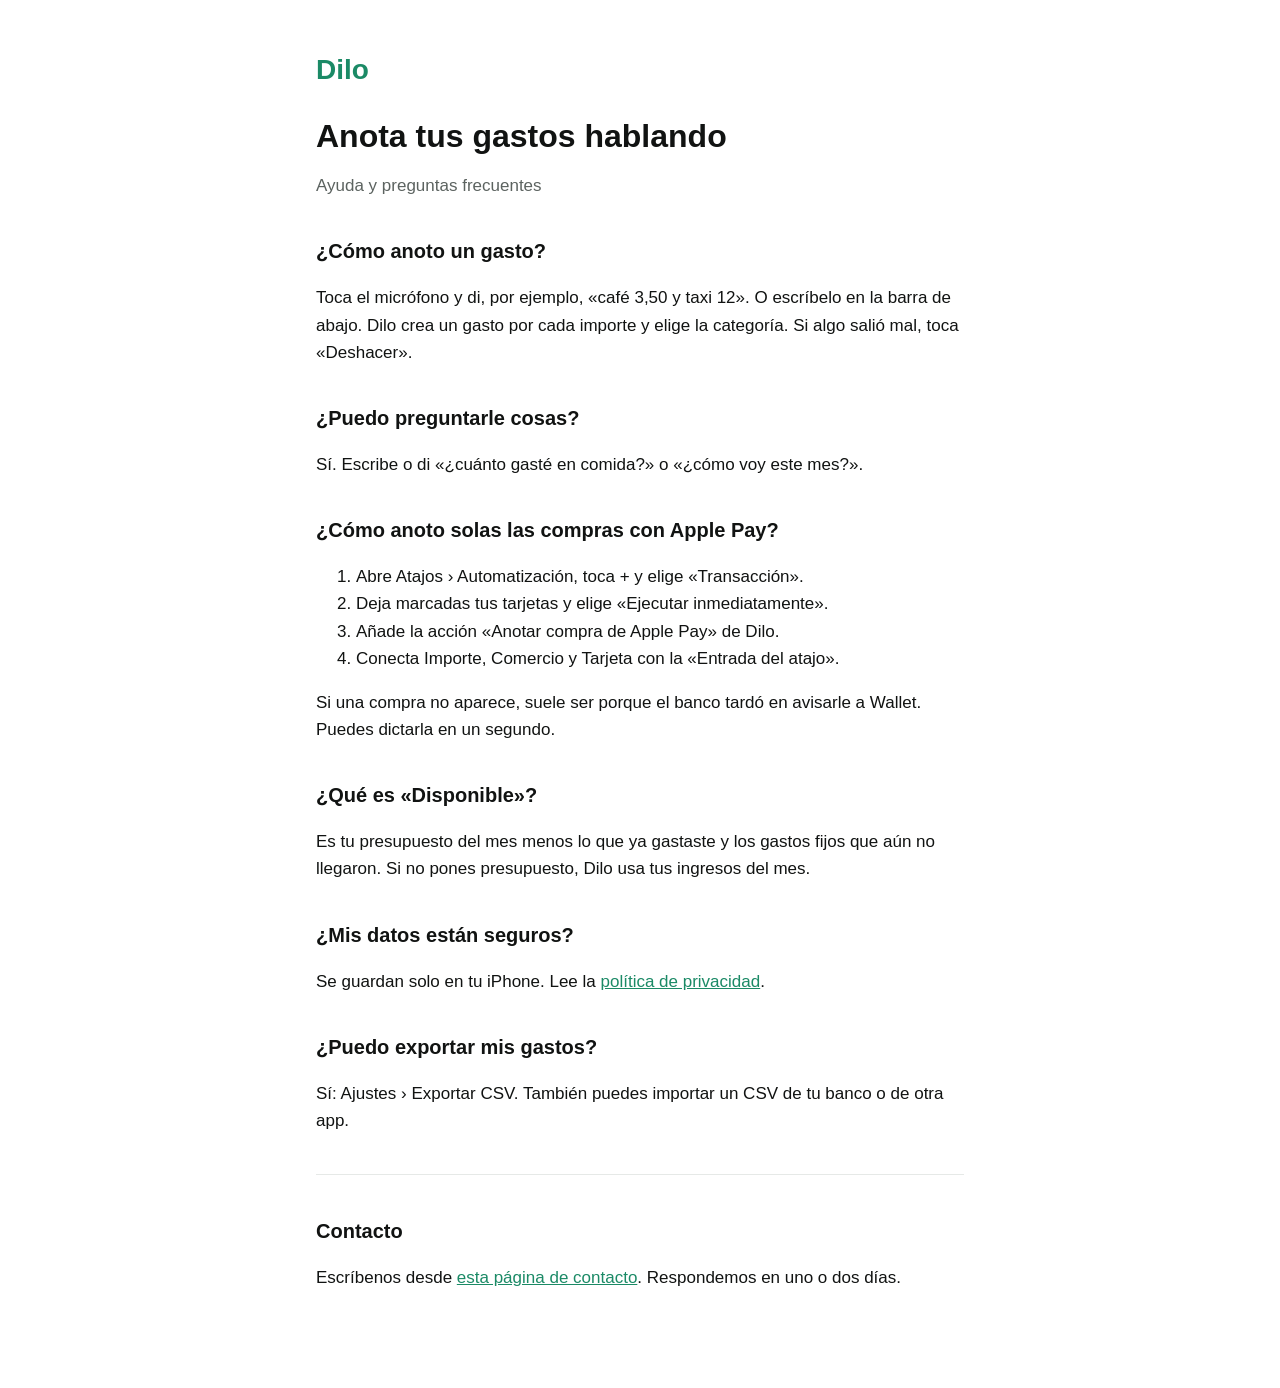
<file: index.html>
<!doctype html>
<html lang="es">
<head>
<meta charset="utf-8">
<meta name="viewport" content="width=device-width, initial-scale=1">
<title>Ayuda · Dilo</title>
<link rel="stylesheet" href="style.css">
</head>
<body><main>
<span class="brand">Dilo</span>
<h1>Anota tus gastos hablando</h1>
<p class="muted">Ayuda y preguntas frecuentes</p>

<h2>¿Cómo anoto un gasto?</h2>
<p>Toca el micrófono y di, por ejemplo, «café 3,50 y taxi 12». O escríbelo en la barra de abajo. Dilo crea un gasto por cada importe y elige la categoría. Si algo salió mal, toca «Deshacer».</p>

<h2>¿Puedo preguntarle cosas?</h2>
<p>Sí. Escribe o di «¿cuánto gasté en comida?» o «¿cómo voy este mes?».</p>

<h2>¿Cómo anoto solas las compras con Apple Pay?</h2>
<ol>
<li>Abre Atajos › Automatización, toca + y elige «Transacción».</li>
<li>Deja marcadas tus tarjetas y elige «Ejecutar inmediatamente».</li>
<li>Añade la acción «Anotar compra de Apple Pay» de Dilo.</li>
<li>Conecta Importe, Comercio y Tarjeta con la «Entrada del atajo».</li>
</ol>
<p>Si una compra no aparece, suele ser porque el banco tardó en avisarle a Wallet. Puedes dictarla en un segundo.</p>

<h2>¿Qué es «Disponible»?</h2>
<p>Es tu presupuesto del mes menos lo que ya gastaste y los gastos fijos que aún no llegaron. Si no pones presupuesto, Dilo usa tus ingresos del mes.</p>

<h2>¿Mis datos están seguros?</h2>
<p>Se guardan solo en tu iPhone. Lee la <a href="privacidad.html">política de privacidad</a>.</p>

<h2>¿Puedo exportar mis gastos?</h2>
<p>Sí: Ajustes › Exportar CSV. También puedes importar un CSV de tu banco o de otra app.</p>

<hr>
<h2>Contacto</h2>
<p>Escríbenos desde <a href="https://github.com/MniSantiago/dilo-app/issues/new">esta página de contacto</a>. Respondemos en uno o dos días.</p>
</main></body>
</html>
</file>
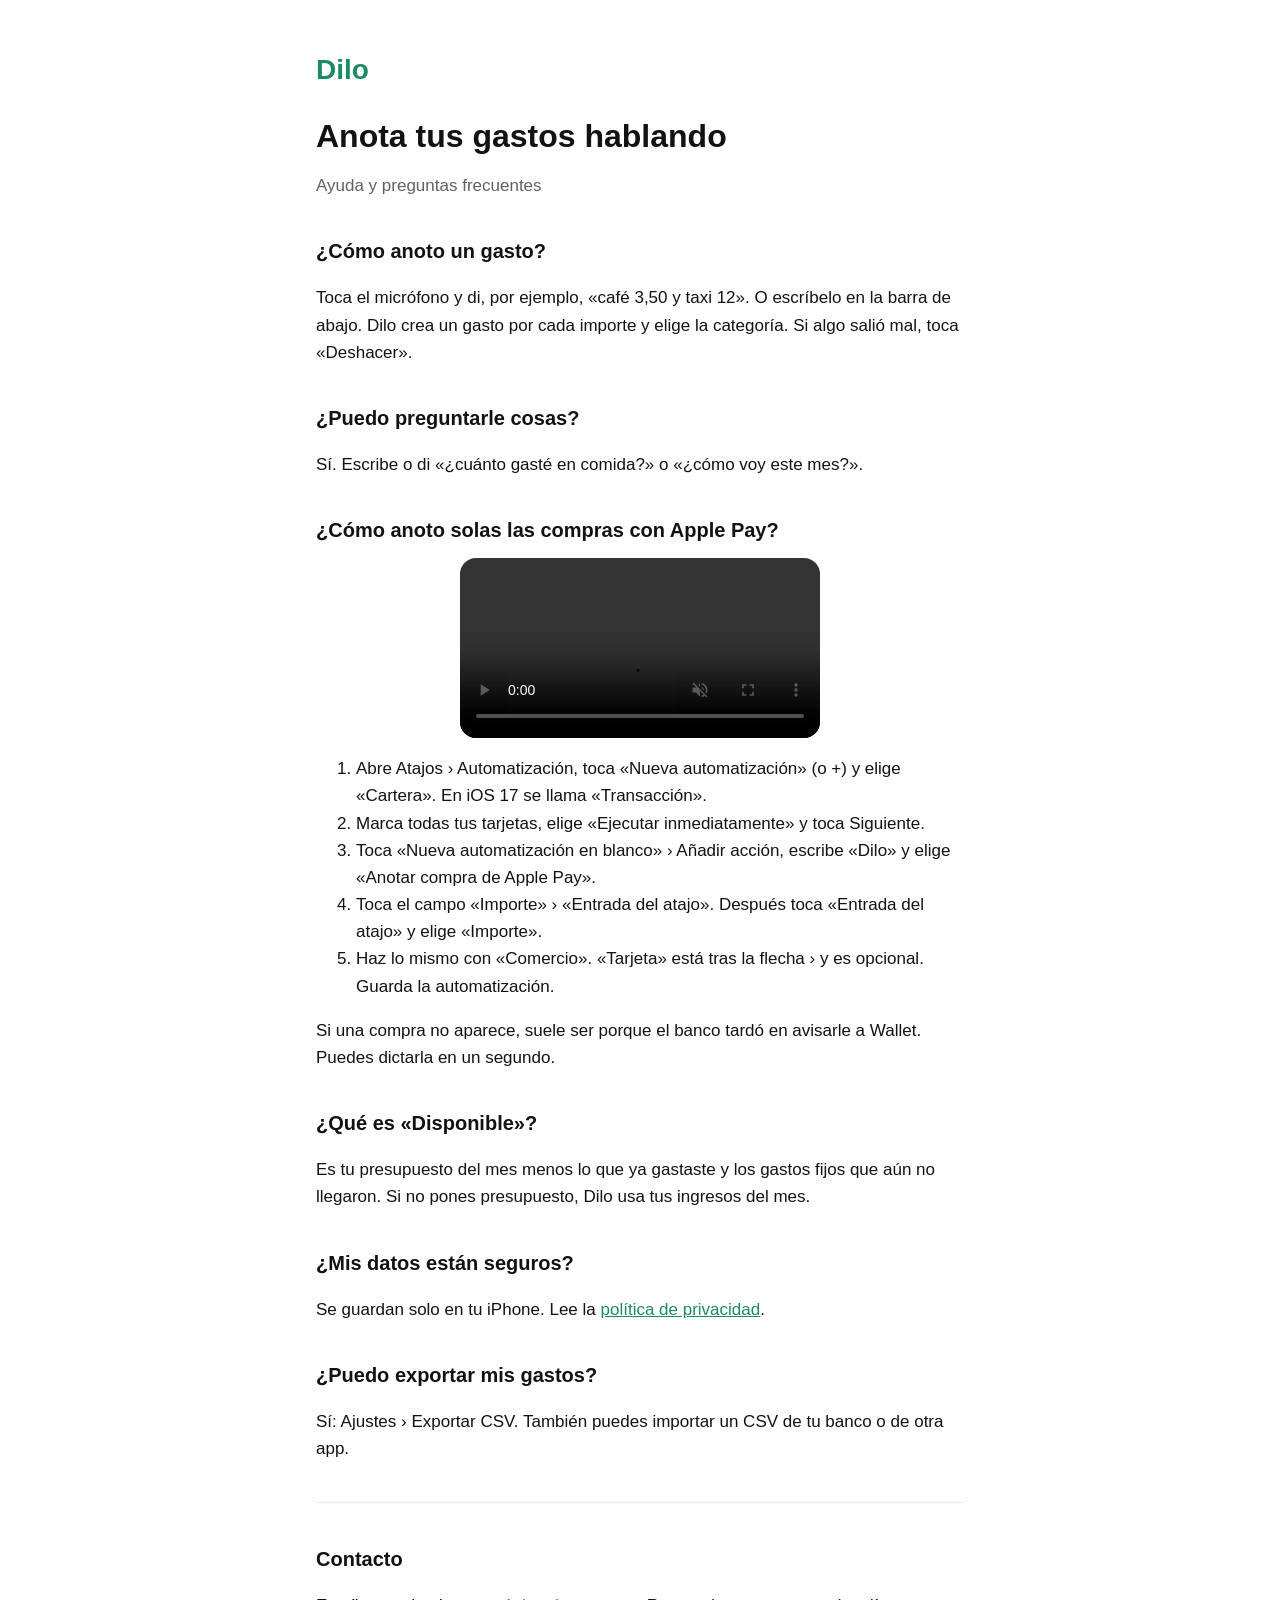
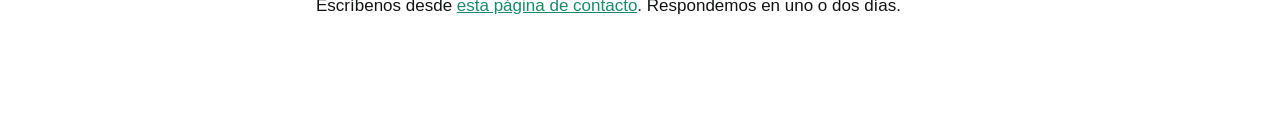
<file: ayuda.html>
<!doctype html>
<html lang="es">
<head>
<meta charset="utf-8">
<meta name="viewport" content="width=device-width, initial-scale=1">
<title>Ayuda · Dilo</title>
<link rel="stylesheet" href="style.css">
</head>
<body><main>
<span class="brand">Dilo</span>
<h1>Anota tus gastos hablando</h1>
<p class="muted">Ayuda y preguntas frecuentes</p>

<h2>¿Cómo anoto un gasto?</h2>
<p>Toca el micrófono y di, por ejemplo, «café 3,50 y taxi 12». O escríbelo en la barra de abajo. Dilo crea un gasto por cada importe y elige la categoría. Si algo salió mal, toca «Deshacer».</p>

<h2>¿Puedo preguntarle cosas?</h2>
<p>Sí. Escribe o di «¿cuánto gasté en comida?» o «¿cómo voy este mes?».</p>

<h2>¿Cómo anoto solas las compras con Apple Pay?</h2>
<video src="atajo-apple-pay.mp4" controls muted playsinline preload="metadata" style="width:100%;max-width:360px;display:block;margin:12px auto;border-radius:16px"></video>
<ol>
<li>Abre Atajos › Automatización, toca «Nueva automatización» (o +) y elige «Cartera». En iOS 17 se llama «Transacción».</li>
<li>Marca todas tus tarjetas, elige «Ejecutar inmediatamente» y toca Siguiente.</li>
<li>Toca «Nueva automatización en blanco» › Añadir acción, escribe «Dilo» y elige «Anotar compra de Apple Pay».</li>
<li>Toca el campo «Importe» › «Entrada del atajo». Después toca «Entrada del atajo» y elige «Importe».</li>
<li>Haz lo mismo con «Comercio». «Tarjeta» está tras la flecha › y es opcional. Guarda la automatización.</li>
</ol>
<p>Si una compra no aparece, suele ser porque el banco tardó en avisarle a Wallet. Puedes dictarla en un segundo.</p>

<h2>¿Qué es «Disponible»?</h2>
<p>Es tu presupuesto del mes menos lo que ya gastaste y los gastos fijos que aún no llegaron. Si no pones presupuesto, Dilo usa tus ingresos del mes.</p>

<h2>¿Mis datos están seguros?</h2>
<p>Se guardan solo en tu iPhone. Lee la <a href="privacidad.html">política de privacidad</a>.</p>

<h2>¿Puedo exportar mis gastos?</h2>
<p>Sí: Ajustes › Exportar CSV. También puedes importar un CSV de tu banco o de otra app.</p>

<hr>
<h2>Contacto</h2>
<p>Escríbenos desde <a href="https://github.com/MniSantiago/dilo-app/issues/new">esta página de contacto</a>. Respondemos en uno o dos días.</p>
</main></body>
</html>
</file>
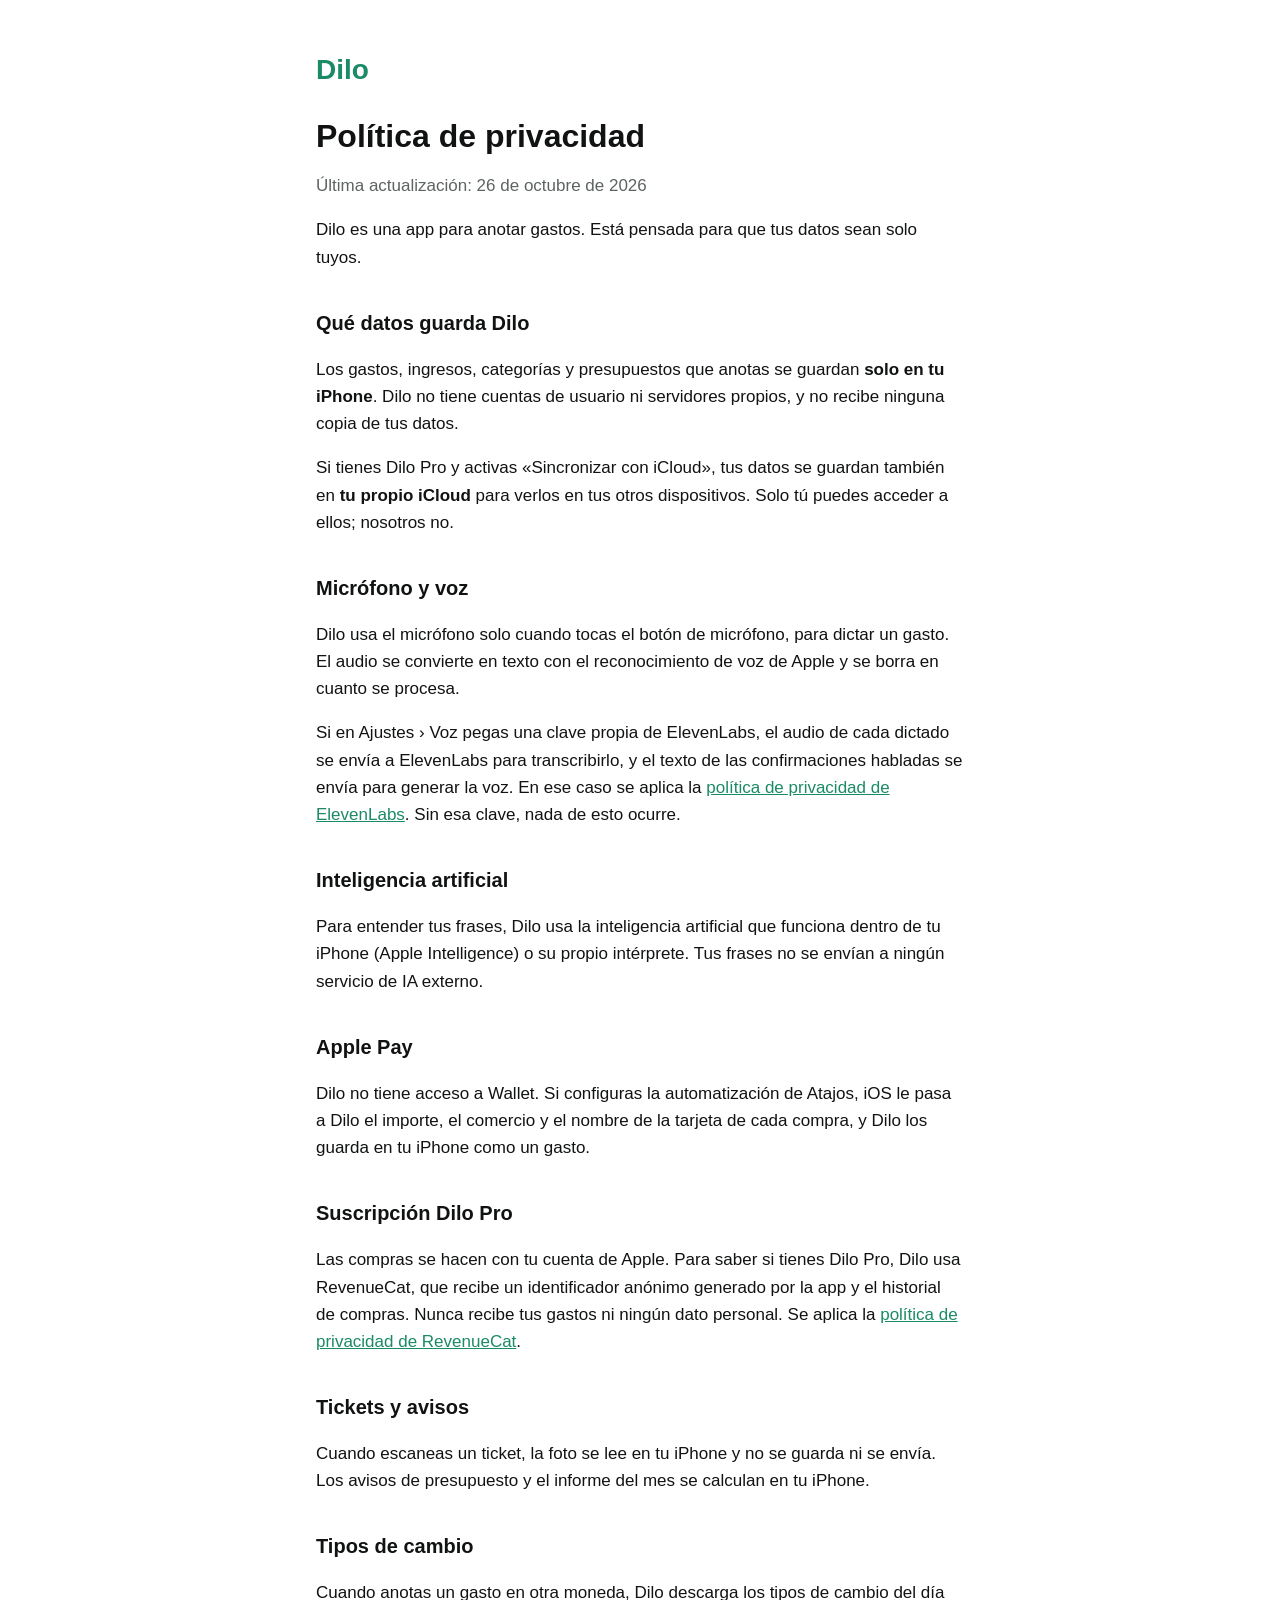
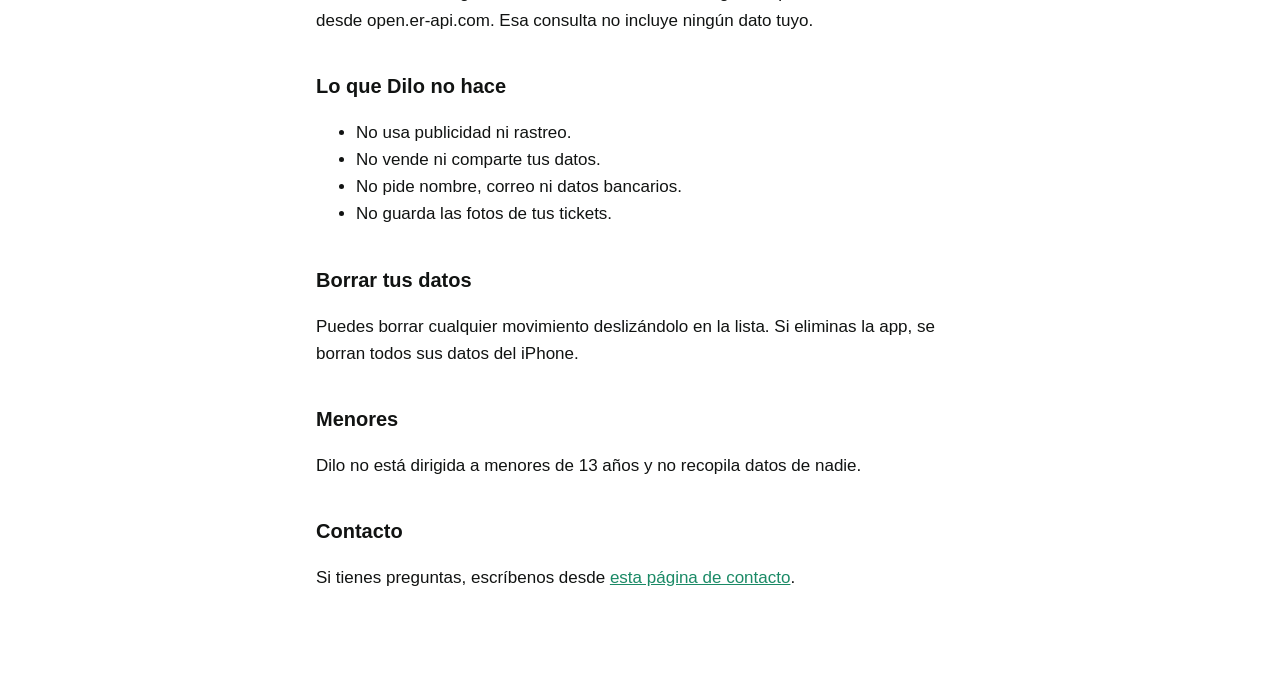
<file: privacidad.html>
<!doctype html>
<html lang="es">
<head>
<meta charset="utf-8">
<meta name="viewport" content="width=device-width, initial-scale=1">
<title>Privacidad · Dilo</title>
<link rel="stylesheet" href="style.css">
</head>
<body><main>
<a class="brand" href="ayuda.html">Dilo</a>
<h1>Política de privacidad</h1>
<p class="muted">Última actualización: 26 de octubre de 2026</p>

<p>Dilo es una app para anotar gastos. Está pensada para que tus datos sean solo tuyos.</p>

<h2>Qué datos guarda Dilo</h2>
<p>Los gastos, ingresos, categorías y presupuestos que anotas se guardan <strong>solo en tu iPhone</strong>. Dilo no tiene cuentas de usuario ni servidores propios, y no recibe ninguna copia de tus datos.</p>
<p>Si tienes Dilo Pro y activas «Sincronizar con iCloud», tus datos se guardan también en <strong>tu propio iCloud</strong> para verlos en tus otros dispositivos. Solo tú puedes acceder a ellos; nosotros no.</p>

<h2>Micrófono y voz</h2>
<p>Dilo usa el micrófono solo cuando tocas el botón de micrófono, para dictar un gasto. El audio se convierte en texto con el reconocimiento de voz de Apple y se borra en cuanto se procesa.</p>
<p>Si en Ajustes › Voz pegas una clave propia de ElevenLabs, el audio de cada dictado se envía a ElevenLabs para transcribirlo, y el texto de las confirmaciones habladas se envía para generar la voz. En ese caso se aplica la <a href="https://elevenlabs.io/privacy-policy">política de privacidad de ElevenLabs</a>. Sin esa clave, nada de esto ocurre.</p>

<h2>Inteligencia artificial</h2>
<p>Para entender tus frases, Dilo usa la inteligencia artificial que funciona dentro de tu iPhone (Apple Intelligence) o su propio intérprete. Tus frases no se envían a ningún servicio de IA externo.</p>

<h2>Apple Pay</h2>
<p>Dilo no tiene acceso a Wallet. Si configuras la automatización de Atajos, iOS le pasa a Dilo el importe, el comercio y el nombre de la tarjeta de cada compra, y Dilo los guarda en tu iPhone como un gasto.</p>

<h2>Suscripción Dilo Pro</h2>
<p>Las compras se hacen con tu cuenta de Apple. Para saber si tienes Dilo Pro, Dilo usa RevenueCat, que recibe un identificador anónimo generado por la app y el historial de compras. Nunca recibe tus gastos ni ningún dato personal. Se aplica la <a href="https://www.revenuecat.com/privacy">política de privacidad de RevenueCat</a>.</p>

<h2>Tickets y avisos</h2>
<p>Cuando escaneas un ticket, la foto se lee en tu iPhone y no se guarda ni se envía. Los avisos de presupuesto y el informe del mes se calculan en tu iPhone.</p>

<h2>Tipos de cambio</h2>
<p>Cuando anotas un gasto en otra moneda, Dilo descarga los tipos de cambio del día desde open.er-api.com. Esa consulta no incluye ningún dato tuyo.</p>

<h2>Lo que Dilo no hace</h2>
<ul>
<li>No usa publicidad ni rastreo.</li>
<li>No vende ni comparte tus datos.</li>
<li>No pide nombre, correo ni datos bancarios.</li>
<li>No guarda las fotos de tus tickets.</li>
</ul>

<h2>Borrar tus datos</h2>
<p>Puedes borrar cualquier movimiento deslizándolo en la lista. Si eliminas la app, se borran todos sus datos del iPhone.</p>

<h2>Menores</h2>
<p>Dilo no está dirigida a menores de 13 años y no recopila datos de nadie.</p>

<h2>Contacto</h2>
<p>Si tienes preguntas, escríbenos desde <a href="https://github.com/MniSantiago/dilo-app/issues/new">esta página de contacto</a>.</p>
</main></body>
</html>
</file>
<file: style.css>
:root { --bg:#ffffff; --fg:#111312; --muted:#5c6360; --accent:#1b8a66; --line:#e6e9e7; }
@media (prefers-color-scheme: dark) { :root { --bg:#0d0f0e; --fg:#eef1ef; --muted:#9aa29e; --accent:#41c790; --line:#232826; } }
* { box-sizing: border-box; }
body { margin:0; background:var(--bg); color:var(--fg); font:17px/1.6 -apple-system, BlinkMacSystemFont, "Segoe UI", sans-serif; }
main { max-width: 680px; margin: 0 auto; padding: 48px 16px 80px; }
.brand { font-weight:700; font-size:28px; color:var(--accent); text-decoration:none; }
h1 { font-size:32px; line-height:1.2; margin:24px 0 8px; }
h2 { font-size:20px; margin:36px 0 8px; }
p, li { color:var(--fg); }
.muted { color:var(--muted); }
a { color:var(--accent); }
hr { border:0; border-top:1px solid var(--line); margin:40px 0; }
</file>
